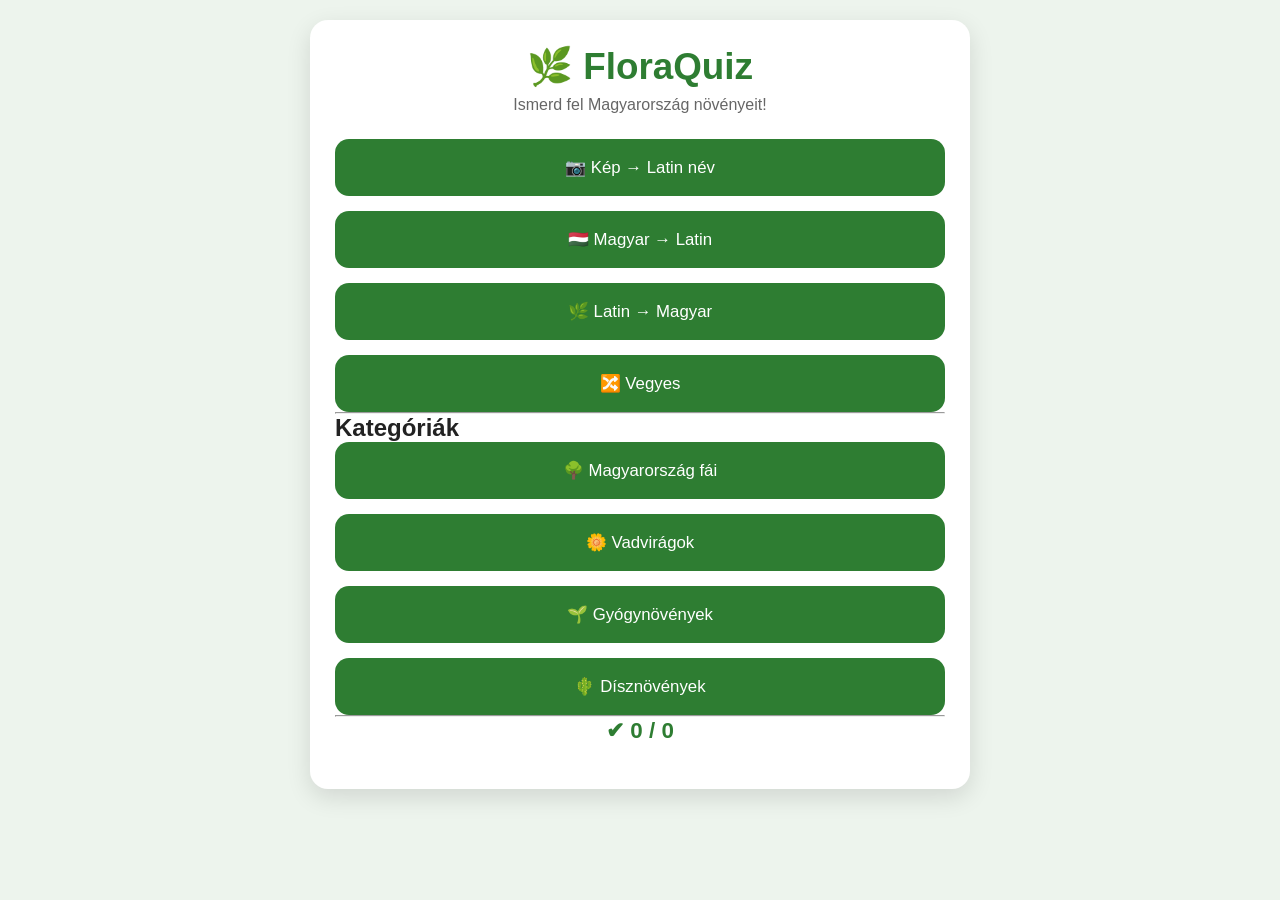
<file: index.html>
<!DOCTYPE html>
<html lang="hu">

<head>

	<!-- ===================================================== -->
	<!-- PWA -->
	<!-- ===================================================== -->

	<link rel="manifest" href="manifest.json">

	<meta name="theme-color" content="#2e7d32">

	<meta name="mobile-web-app-capable" content="yes">

	<meta name="apple-mobile-web-app-capable" content="yes">

	<meta name="apple-mobile-web-app-status-bar-style" content="default">

	<meta name="apple-mobile-web-app-title" content="FloraQuiz">

	<link rel="apple-touch-icon" href="icons/apple-touch-icon.png">

	<meta name="viewport"
		  content="width=device-width,
				   initial-scale=1,
				   viewport-fit=cover">
				   
	<meta charset="UTF-8">

    <title>FloraQuiz</title>

    <link rel="stylesheet" href="css/style.css">

</head>

<script src="js/update.js"></script>

<body>

<div class="container">

    <div class="card">

        <h1>🌿 FloraQuiz</h1>

        <p class="subtitle">
            Ismerd fel Magyarország növényeit!
        </p>

        <div class="menu">

            <button onclick="startQuiz('image')">
                📷 Kép → Latin név
            </button>

            <button onclick="startQuiz('hungarian')">
                🇭🇺 Magyar → Latin
            </button>

            <button onclick="startQuiz('latin')">
                🌿 Latin → Magyar
            </button>

            <button onclick="startQuiz('mixed')">
                🔀 Vegyes
            </button>

        </div>

        <hr>

        <h2>Kategóriák</h2>

        <div class="menu">

            <button onclick="setCategory('trees')">
                🌳 Magyarország fái
            </button>

            <button onclick="setCategory('wildflowers')">
                🌼 Vadvirágok
            </button>

            <button onclick="setCategory('herbs')">
                🌱 Gyógynövények
            </button>

            <button onclick="setCategory('ornamentals')">
                🌵 Dísznövények
            </button>

        </div>

        <hr>

        <div id="scoreBoard">

            ✔ <span id="correctCount">0</span>

            /

            <span id="totalCount">0</span>

        </div>

    </div>

</div>
</body>

<script src="js/config.js"></script>
<script src="js/storage.js"></script>
<script src="js/database.js"></script>
<script src="js/update.js"></script>
<script src="js/app.js"></script>

</html>
</file>
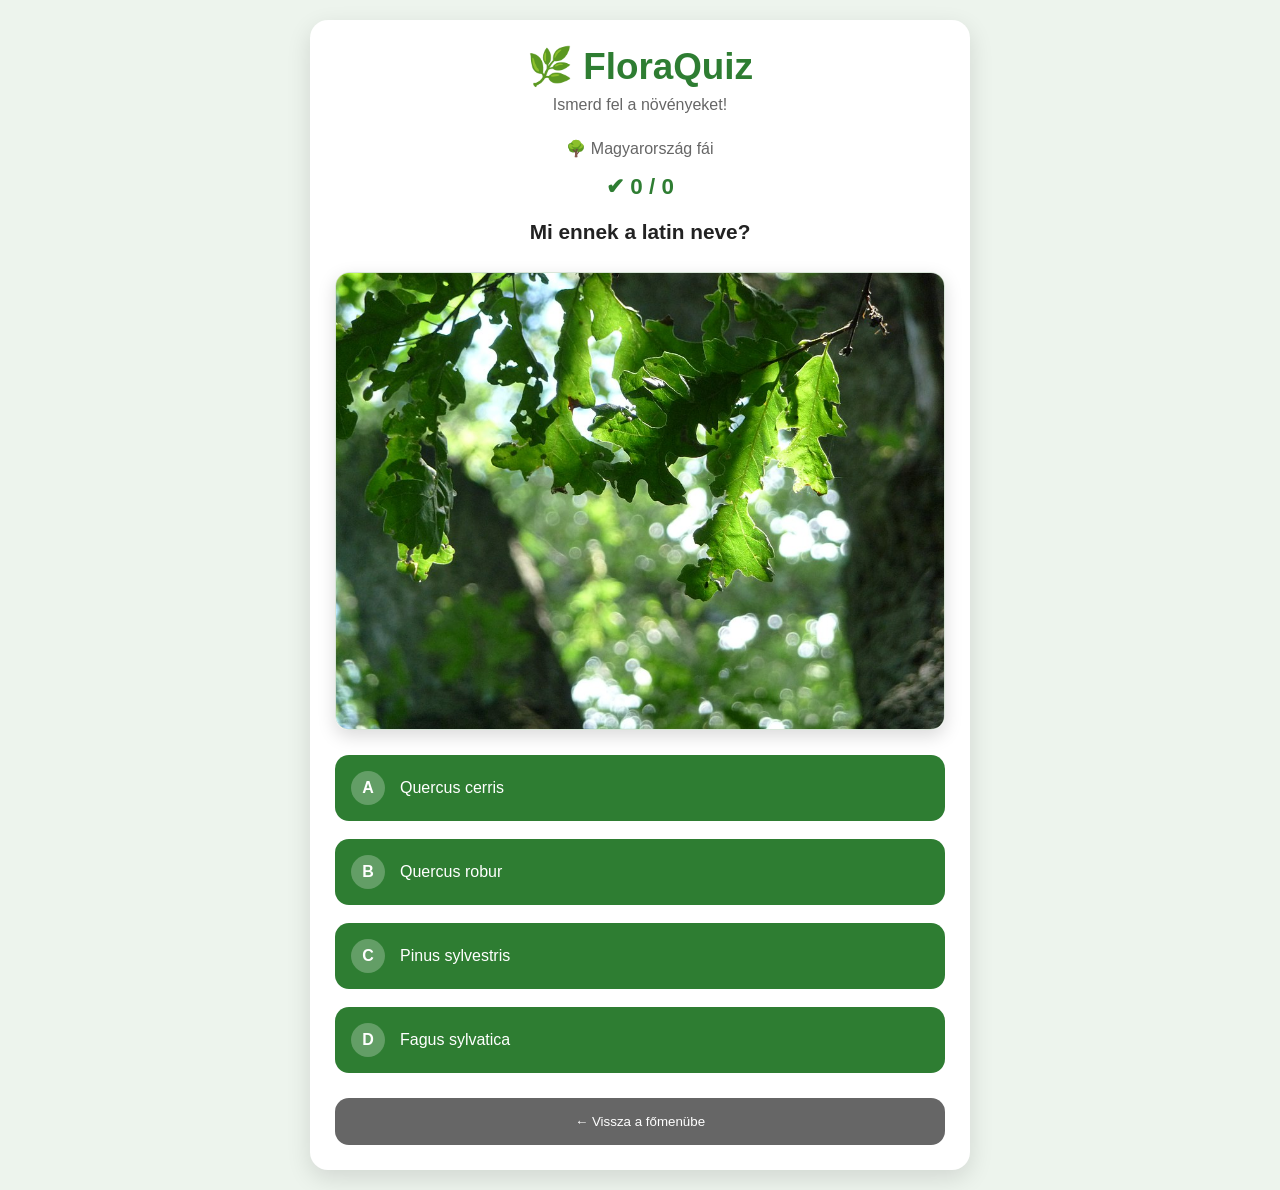
<file: quiz.html>
<!-- TESZT 2026 -->
<!DOCTYPE html>
<html lang="hu">

<head>

    <meta charset="UTF-8">

    <meta name="viewport"
          content="width=device-width, initial-scale=1.0">

    <title>FloraQuiz</title>

    <link rel="stylesheet" href="css/style.css">

</head>

<body>

<div class="container">

    <div class="card">

        <h1>🌿 FloraQuiz</h1>

        <p class="subtitle">
            Ismerd fel a növényeket!
        </p>

        <div id="categoryTitle"></div>

        <div id="scoreBoard">

            ✔ <span id="correctCount">0</span>

            /

            <span id="totalCount">0</span>

        </div>

        <div id="question"></div>

        <img
            id="plantImage"
            src=""
            alt="Növény">

        <div id="answers"></div>

        <div id="answer" class="hidden">

            <h2 id="hungarian"></h2>

            <h3 id="latin"></h3>

        </div>

        <button id="backButton"
            class="backButton"
            onclick="location.href='index.html'">

            ← Vissza a főmenübe

        </button>

    </div>

</div>

</body>

<script src="js/config.js"></script>
<script src="js/storage.js"></script>
<script src="js/database.js"></script>
<script src="js/update.js"></script>
<script src="js/quiz.js"></script>

</html>
</file>
<file: css/style.css>
/* =====================================================
   FloraQuiz v1.0 Final
   style.css
===================================================== */

:root{

    --primary:#2e7d32;
    --primary-dark:#1b5e20;

    --background:#edf4ed;
    --card:#ffffff;

    --text:#222;
    --text-light:#666;

    --correct:#2e7d32;
    --wrong:#c62828;

    --border:#d8e5d8;

    --radius:18px;

    --shadow:0 8px 24px rgba(0,0,0,.12);

}

@media (prefers-color-scheme: dark){

:root{

    --background:#121212;

    --card:#1f1f1f;

    --text:#eeeeee;

    --text-light:#aaaaaa;

    --border:#333333;

    --shadow:none;

}

}

*{

    margin:0;
    padding:0;
    box-sizing:border-box;

}

body{

    font-family:-apple-system,BlinkMacSystemFont,"Segoe UI",Roboto,Arial,sans-serif;

    background:var(--background);

    color:var(--text);

    min-height:100vh;

}

.container{

    width:100%;
    max-width:700px;

    margin:auto;

    padding:20px;

}

.card{

    background:var(--card);

    border-radius:var(--radius);

    padding:25px;

    box-shadow:var(--shadow);

}

h1{

    text-align:center;

    color:var(--primary);

    font-size:2.3rem;

    margin-bottom:8px;

}

.subtitle{

    text-align:center;

    color:var(--text-light);

    margin-bottom:25px;

}

#categoryTitle{

    text-align:center;

    font-size:1rem;

    color:var(--text-light);

    margin-bottom:15px;

}

#scoreBoard{

    text-align:center;

    font-size:1.4rem;

    font-weight:bold;

    color:var(--primary);

    margin-bottom:20px;

}

#question{

    text-align:center;

    font-size:1.3rem;

    font-weight:600;

    margin-bottom:20px;

    min-height:32px;

}

#plantImage{

    width:100%;

    max-height:500px;

    object-fit:cover;

    border-radius:14px;

    border:1px solid var(--border);

    margin-bottom:25px;

    display:block;

    aspect-ratio:4 / 3;

    box-shadow:0 6px 18px rgba(0,0,0,.15);
}

#answers{

    display:grid;

    gap:18px;

}

.answerBtn{

    display:flex;

    align-items:center;

    gap:15px;

    width:100%;

    padding:16px;

    border:none;

    border-radius:14px;

    background:var(--primary);

    color:white;

    cursor:pointer;

    font-size:1rem;

    transition:.2s;

}

.answerBtn:hover{

    background:var(--primary-dark);

    transform:translateY(-2px);

}

.answerBtn:disabled{

    cursor:default;

}

.letter{

    width:34px;

    height:34px;

    border-radius:50%;

    background:rgba(255,255,255,.25);

    display:flex;

    justify-content:center;

    align-items:center;

    font-weight:bold;

    flex-shrink:0;

}

.correct{

    background:var(--correct)!important;

}

.wrong{

    background:var(--wrong)!important;

}

#answer{

    margin-top:30px;

    text-align:center;

}

#answer h2{

    color:var(--primary);

    margin-bottom:5px;

}

#answer h3{

    color:var(--text-light);

    font-style:italic;

}

.hidden{

    display:none!important;

}

.menu{

    display:grid;

    gap:15px;

}

.menu button{

    width:100%;

    padding:18px;

    border:none;

    border-radius:14px;

    background:var(--primary);

    color:white;

    font-size:1.05rem;

    cursor:pointer;

    transition:.2s;

}

.menu button:hover{

    background:var(--primary-dark);

}

.backButton{

    margin-top:25px;

    width:100%;

    padding:16px;

    border:none;

    border-radius:14px;

    background:#666;

    color:white;

    cursor:pointer;

}

.backButton:hover{

    background:#444;

}

.fade{

    animation:fadeIn .3s ease;

}

@keyframes fadeIn{

    from{

        opacity:0;

        transform:translateY(10px);

    }

    to{

        opacity:1;

        transform:translateY(0);

    }

}

@media(max-width:768px){

    .container{

        padding:15px;

    }

    .card{

        padding:18px;

    }

    h1{

        font-size:1.9rem;

    }

    #question{

        font-size:1.15rem;

    }

    .answerBtn{

        padding:18px;

        font-size:1rem;

    }

}

#plantImage{

    -webkit-user-drag:none;

    user-select:none;

}

button{

    -webkit-tap-highlight-color:transparent;

}

.letter{

    min-width:34px;

    min-height:34px;

}
</file>
